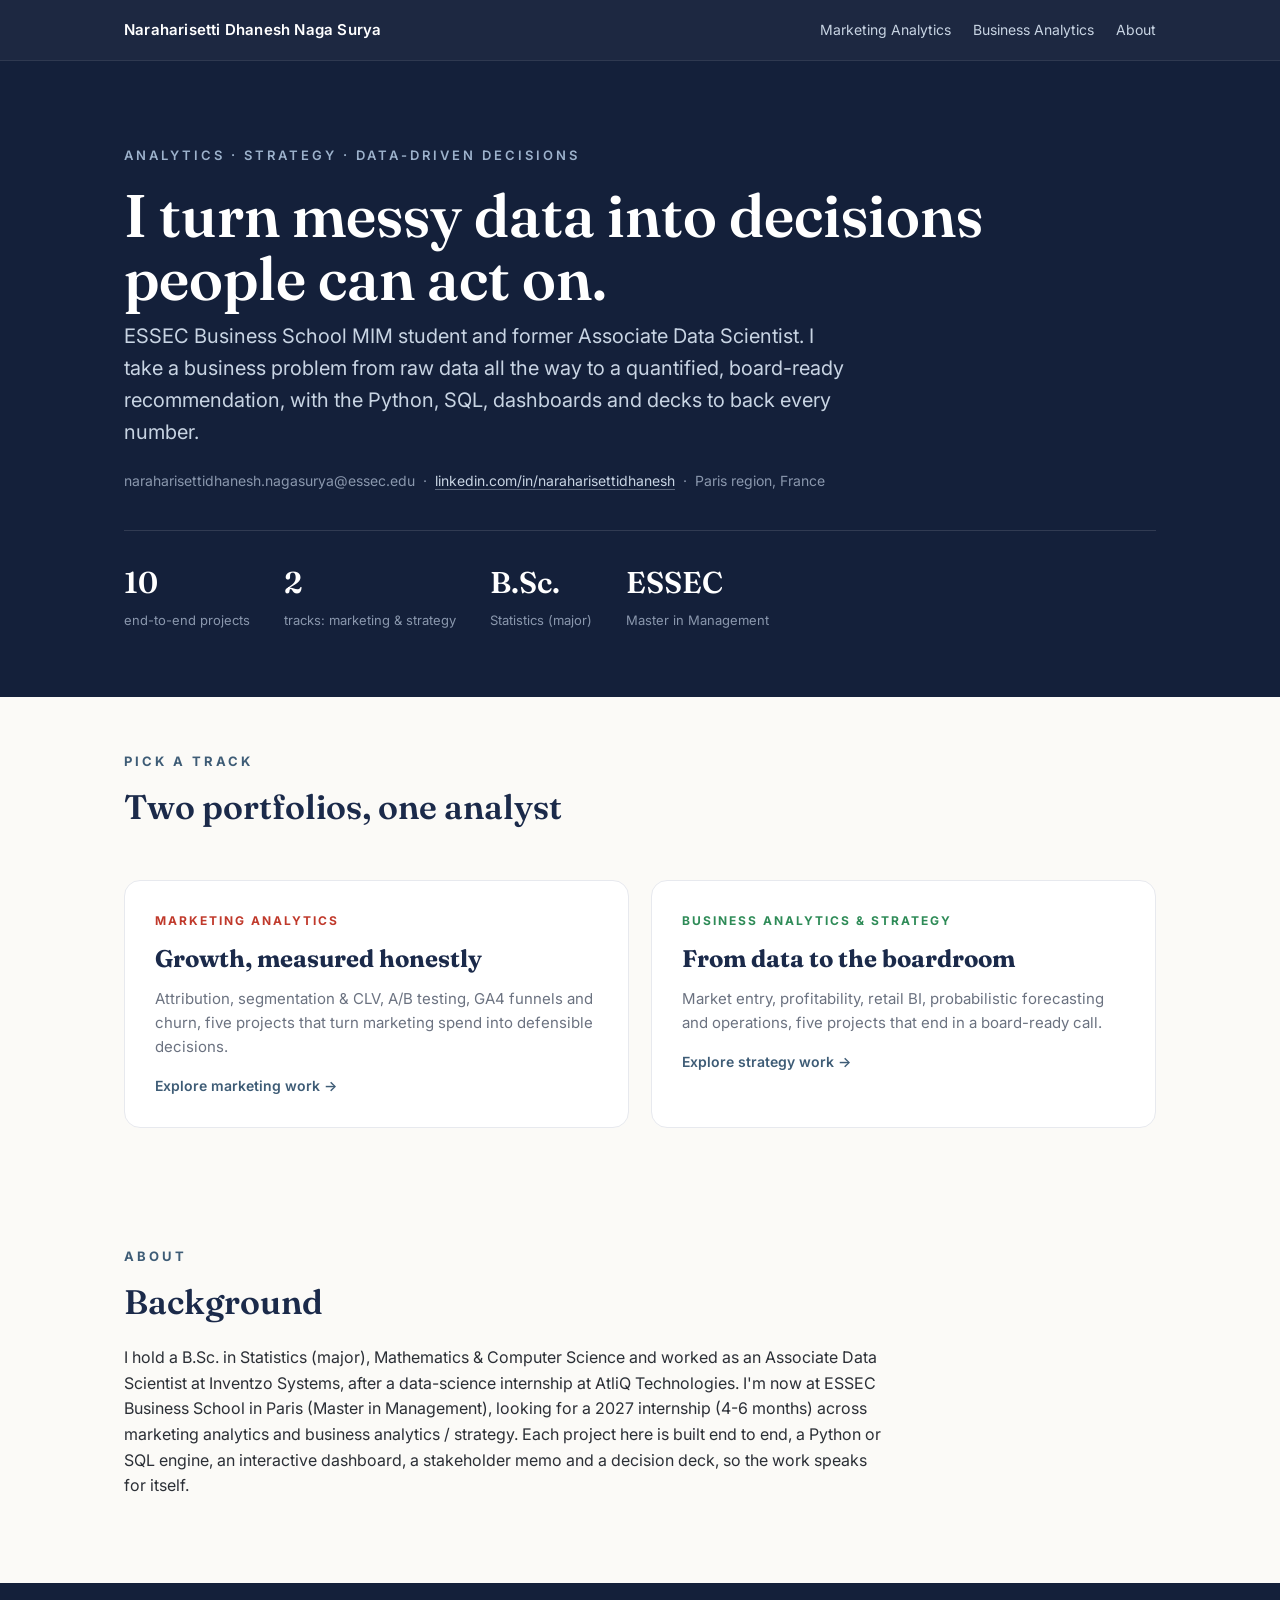
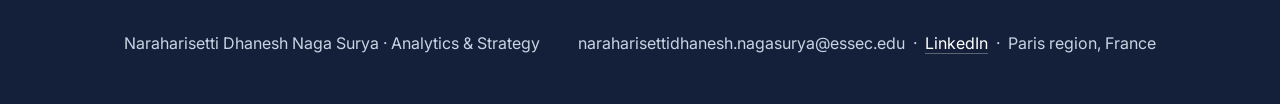
<file: index.html>
<!doctype html><html lang="en"><head><meta charset="utf-8">
<meta name="viewport" content="width=device-width,initial-scale=1">
<title>Naraharisetti Dhanesh Naga Surya, Analytics & Strategy</title><meta name="description" content="Marketing analytics and business analytics / strategy portfolio.">
<link rel="preconnect" href="https://fonts.googleapis.com"><link rel="preconnect" href="https://fonts.gstatic.com" crossorigin>
<link href="https://fonts.googleapis.com/css2?family=Fraunces:opsz,wght@9..144,500;9..144,600&family=Inter:wght@400;500;600;700&display=swap" rel="stylesheet">
<link rel="stylesheet" href="style.css"></head><body><nav><div class="wrap"><a class="brand" href="index.html">Naraharisetti Dhanesh Naga Surya</a>
<div class="links"><a href="marketing/" >Marketing Analytics</a><a href="business/" >Business Analytics</a><a href="index.html#about">About</a></div></div></nav>
<header class="hero"><div class="wrap">
<div class="eyebrow">Analytics &middot; Strategy &middot; Data-Driven Decisions</div>
<h1 class="serif">I turn messy data into decisions people can act on.</h1>
<p class="lead">ESSEC Business School MIM student and former Associate Data Scientist. I take a business problem from raw data all the way to a quantified, board-ready recommendation, with the Python, SQL, dashboards and decks to back every number.</p>
<div class="meta">naraharisettidhanesh.nagasurya@essec.edu &nbsp;&middot;&nbsp; <a href="https://www.linkedin.com/in/naraharisettidhanesh">linkedin.com/in/naraharisettidhanesh</a> &nbsp;&middot;&nbsp; Paris region, France</div>
<div class="statline">
<div class="s"><b>10</b><span>end-to-end projects</span></div>
<div class="s"><b>2</b><span>tracks: marketing &amp; strategy</span></div>
<div class="s"><b>B.Sc.</b><span>Statistics (major)</span></div>
<div class="s"><b>ESSEC</b><span>Master in Management</span></div></div>
</div></header>
<section class="block"><div class="wrap">
<div class="sec-head">Pick a track</div><h2 class="sec-title serif">Two portfolios, one analyst</h2>
<div class="tracks">
<a class="track" href="marketing/"><div class="k" style="color:#C0392B">Marketing Analytics</div>
<h3 class="serif">Growth, measured honestly</h3>
<p>Attribution, segmentation &amp; CLV, A/B testing, GA4 funnels and churn, five projects that turn marketing spend into defensible decisions.</p>
<div class="go">Explore marketing work →</div></a>
<a class="track" href="business/"><div class="k" style="color:#2E8B57">Business Analytics &amp; Strategy</div>
<h3 class="serif">From data to the boardroom</h3>
<p>Market entry, profitability, retail BI, probabilistic forecasting and operations, five projects that end in a board-ready call.</p>
<div class="go">Explore strategy work →</div></a>
</div></div></section>
<section class="block" id="about"><div class="wrap">
<div class="sec-head">About</div><h2 class="sec-title serif">Background</h2>
<p style="max-width:760px;margin-top:16px;color:var(--body);font-size:16px">
I hold a B.Sc. in Statistics (major), Mathematics &amp; Computer Science and worked as an Associate Data Scientist at Inventzo Systems, after a data-science internship at AtliQ Technologies. I'm now at ESSEC Business School in Paris (Master in Management), looking for a 2027 internship (4-6 months) across marketing analytics and business analytics / strategy. Each project here is built end to end, a Python or SQL engine, an interactive dashboard, a stakeholder memo and a decision deck, so the work speaks for itself.</p>
</div></section><footer><div class="wrap fx"><div>Naraharisetti Dhanesh Naga Surya &middot; Analytics &amp; Strategy</div>
<div>naraharisettidhanesh.nagasurya@essec.edu &nbsp;&middot;&nbsp; <a href="https://www.linkedin.com/in/naraharisettidhanesh">LinkedIn</a> &nbsp;&middot;&nbsp; Paris region, France</div></div></footer></body></html>
</file>
<file: style.css>
:root{--navy:#14203A;--ink:#1B2A4A;--steel:#3E5C76;--paper:#FBFAF7;--card:#FFFFFF;--muted:#6B7280;--line:#E7E9EE;--body:#2B2F36}
*{box-sizing:border-box;margin:0;padding:0}
html{scroll-behavior:smooth}
body{font-family:'Inter',system-ui,sans-serif;color:var(--body);background:var(--paper);line-height:1.6;-webkit-font-smoothing:antialiased}
.serif{font-family:'Fraunces',Georgia,serif}
a{color:inherit;text-decoration:none}
.wrap{max-width:1080px;margin:0 auto;padding:0 24px}
nav{position:sticky;top:0;z-index:50;background:rgba(20,32,58,.96);backdrop-filter:blur(8px);border-bottom:1px solid rgba(255,255,255,.08)}
nav .wrap{display:flex;align-items:center;justify-content:space-between;height:60px}
nav .brand{color:#fff;font-weight:600;letter-spacing:.2px;font-size:15px}
nav .links a{color:#C8D4E3;font-size:14px;margin-left:22px;transition:color .2s}
nav .links a:hover{color:#fff}
.hero{background:var(--navy);color:#fff;padding:84px 0 64px}
.hero .eyebrow{color:#9DB2CC;font-size:13px;letter-spacing:3px;text-transform:uppercase;font-weight:600}
.hero h1{font-size:clamp(34px,6vw,60px);line-height:1.05;font-weight:600;margin:18px 0 10px;color:#fff}
.hero p.lead{color:#C8D4E3;font-size:clamp(16px,2.2vw,20px);max-width:720px}
.hero .meta{color:#8A97AD;font-size:14px;margin-top:22px}
.hero .meta a{color:#C8D4E3;border-bottom:1px solid rgba(200,212,227,.4)}
.statline{display:flex;flex-wrap:wrap;gap:34px;margin-top:38px;padding-top:28px;border-top:1px solid rgba(255,255,255,.12)}
.statline .s b{display:block;font-family:'Fraunces',serif;font-size:30px;color:#fff;font-weight:600}
.statline .s span{color:#8A97AD;font-size:13px}
.tracks{display:grid;grid-template-columns:1fr 1fr;gap:22px;margin:46px 0 10px}
@media(max-width:720px){.tracks{grid-template-columns:1fr}}
.track{display:block;background:var(--card);border:1px solid var(--line);border-radius:16px;padding:30px;transition:transform .18s,box-shadow .18s}
.track:hover{transform:translateY(-4px);box-shadow:0 18px 40px -22px rgba(20,32,58,.35)}
.track .k{font-size:12px;letter-spacing:2px;text-transform:uppercase;font-weight:700}
.track h3{font-size:24px;margin:10px 0 8px;color:var(--ink)}
.track p{color:var(--muted);font-size:15px}
.track .go{margin-top:16px;font-weight:600;color:var(--steel);font-size:14px}
section.block{padding:54px 0}
.sec-head{font-size:13px;letter-spacing:3px;text-transform:uppercase;color:var(--steel);font-weight:700}
.sec-title{font-size:clamp(26px,4vw,34px);color:var(--ink);margin:8px 0 0;font-weight:600}
.proj{background:var(--card);border:1px solid var(--line);border-radius:18px;padding:34px;margin-top:30px;overflow:hidden}
.proj .eyebrow{font-size:12px;letter-spacing:2px;text-transform:uppercase;font-weight:700}
.proj h3{font-size:clamp(22px,3.2vw,28px);color:var(--ink);margin:8px 0 4px;font-weight:600}
.proj .sub{color:var(--muted);font-size:16px;margin-bottom:22px}
.metrics{display:grid;grid-template-columns:repeat(4,1fr);gap:14px;margin:6px 0 26px}
@media(max-width:720px){.metrics{grid-template-columns:1fr 1fr}}
.metric{background:var(--paper);border-radius:12px;padding:14px 16px;border-left:4px solid var(--steel)}
.metric b{display:block;font-family:'Fraunces',serif;font-size:21px;color:var(--ink);line-height:1.15;font-weight:600}
.metric span{color:var(--muted);font-size:12px;display:block;margin-top:4px}
.star{display:grid;grid-template-columns:1fr 1fr 1fr;gap:22px;margin:6px 0 26px}
@media(max-width:720px){.star{grid-template-columns:1fr}}
.star .lab{font-size:11px;letter-spacing:1.5px;text-transform:uppercase;font-weight:700;color:var(--steel);margin-bottom:6px}
.star p{font-size:14.5px;color:var(--body)}
.gallery{display:grid;grid-template-columns:1fr 1fr;gap:14px;margin-top:8px}
@media(max-width:720px){.gallery{grid-template-columns:1fr}}
.gallery img{width:100%;border:1px solid var(--line);border-radius:10px;background:#fff;display:block}
.actions{display:flex;flex-wrap:wrap;gap:12px;margin-top:24px}
.btn{display:inline-flex;align-items:center;gap:8px;font-size:14px;font-weight:600;padding:10px 18px;border-radius:999px;border:1px solid var(--line);color:var(--ink);transition:all .18s}
.btn:hover{border-color:var(--steel);background:var(--navy);color:#fff}
.btn.solid{background:var(--navy);color:#fff;border-color:var(--navy)}
.btn.solid:hover{background:var(--steel)}
footer{background:var(--navy);color:#C8D4E3;padding:48px 0;margin-top:30px}
footer a{color:#fff;border-bottom:1px solid rgba(255,255,255,.3)}
footer .fx{display:flex;flex-wrap:wrap;justify-content:space-between;gap:16px;align-items:center}
.backlink{color:var(--steel);font-weight:600;font-size:14px;display:inline-block;margin-bottom:4px}
</file>
